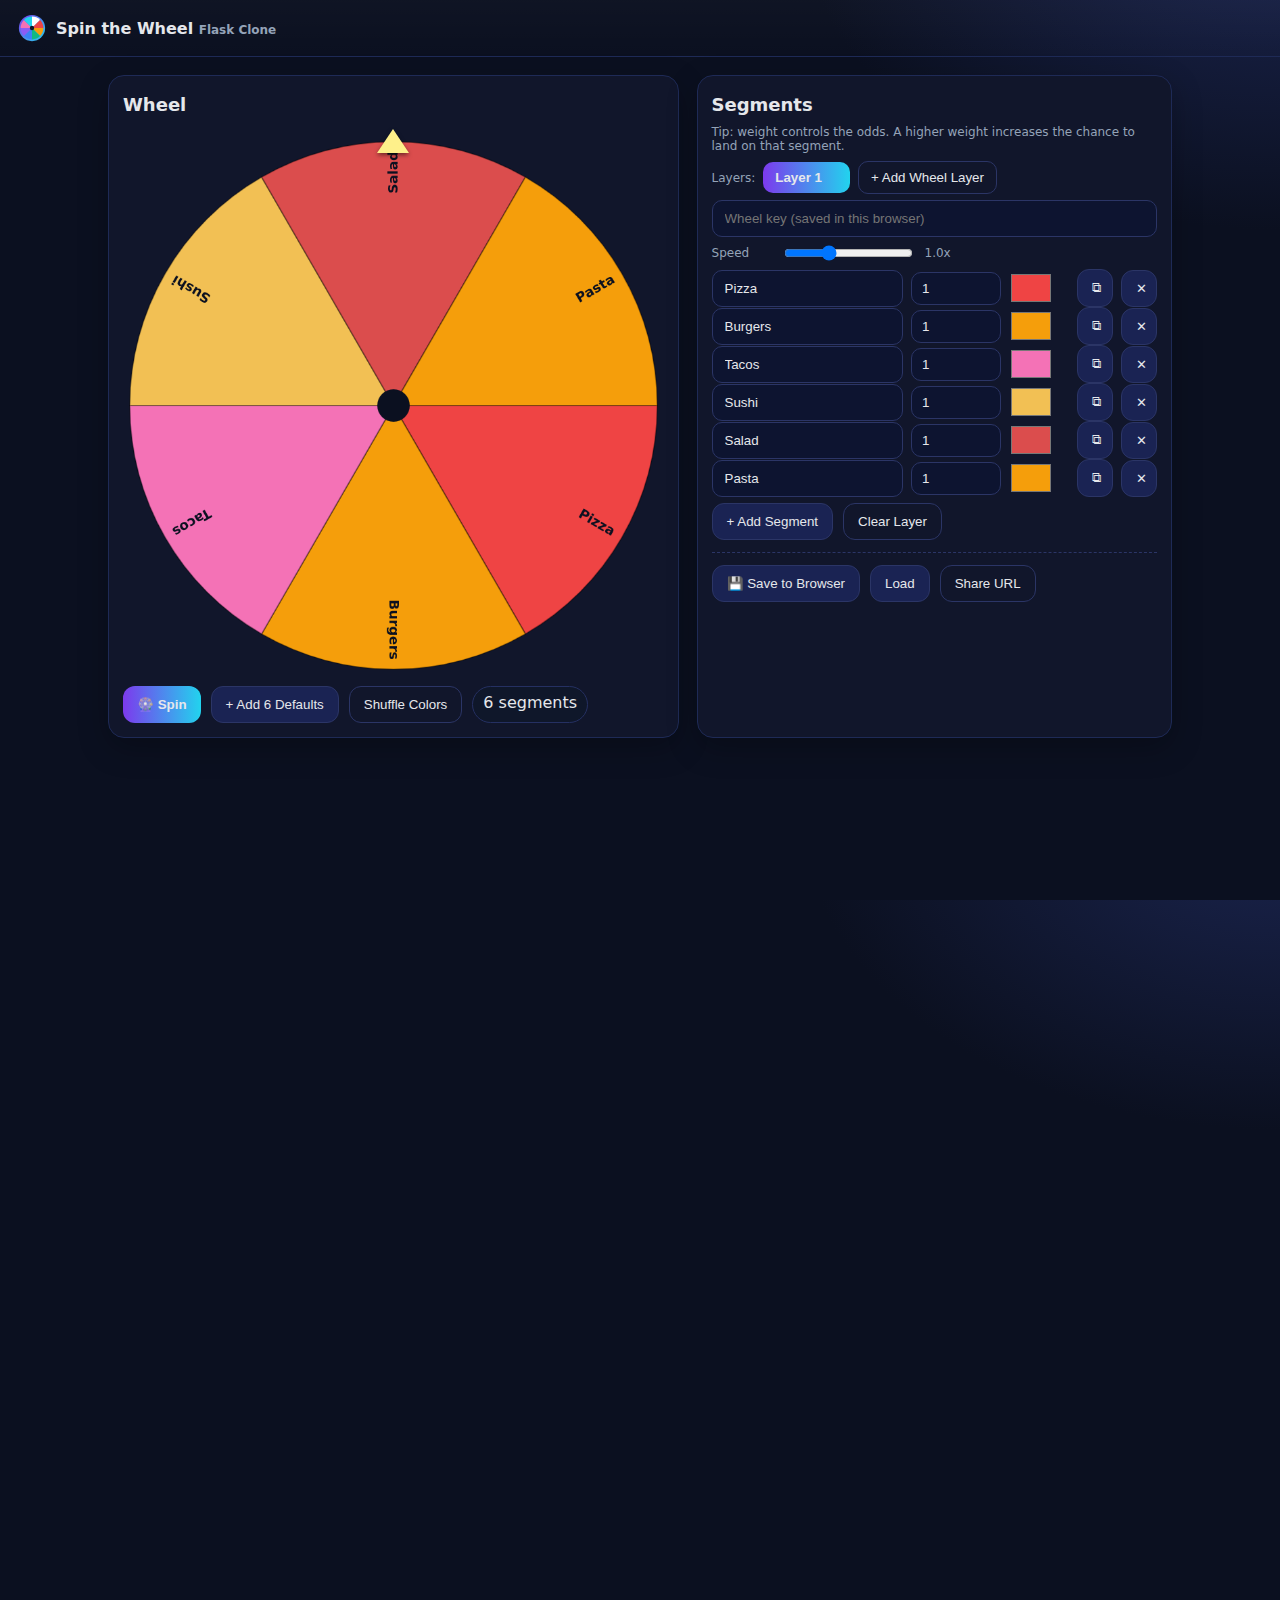
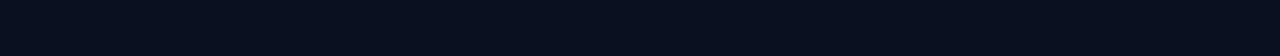
<file: templates/index.html>
<!doctype html>
<html lang="en">
<head>
  <meta charset="utf-8">
  <meta name="viewport" content="width=device-width, initial-scale=1">
  <title>Spin the Wheel — Flask Clone</title>
  <link rel="icon" href="/static/img/favicon.svg">
  <link rel="stylesheet" href="/static/css/style.css">
</head>
<body>
  <div class="header">
    <div class="logo">
      <img src="/static/img/favicon.svg" alt="wheel">
      <div>Spin the Wheel <span class="small">Flask Clone</span></div>
    </div>
  </div>
  <div class="container">
    <div class="grid">
      <div class="panel wheel-wrap">
        <h2>Wheel</h2>
        <div class="wheel-area">
          <div class="pointer"></div>
          <canvas id="wheelCanvas" width="800" height="800"></canvas>
        </div>
        <div class="actions">
          <button id="spinBtn" class="primary">🎡 Spin</button>
          <button id="addDefaultBtn">+ Add 6 Defaults</button>
          <button id="shuffleColorsBtn" class="ghost">Shuffle Colors</button>
          <span class="badge"><span id="segmentCount">0</span> segments</span>
        </div>
        <div id="winner" class="winner" style="display:none;"></div>
      </div>
      <div class="panel controls">
        <h2>Segments</h2>
        <div class="small">Tip: weight controls the odds. A higher weight increases the chance to land on that segment.</div>
        <div class="tabs">
          <span class="small">Layers:</span>
          <div id="layerTabs" class="layer-tabs"></div>
          <button id="addLayerBtn" class="tab-btn ghost">+ Add Wheel Layer</button>
        </div>
        <div class="row">
          <input id="wheelKey" type="text" placeholder="Wheel key (saved in this browser)" />
        </div>
        <div class="row">
          <label for="speedInput" class="small" style="min-width:60px">Speed</label>
          <input id="speedInput" type="range" min="0.02" max="3" step="0.01" value="1">
          <span class="small" id="speedValue">1.0x</span>
        </div>
        <div id="segments"></div>
        <div class="row">
          <button id="addSegBtn">+ Add Segment</button>
          <button id="clearBtn" class="ghost">Clear Layer</button>
        </div>
        <hr/>
        <div class="row">
          <button id="saveLocalBtn">💾 Save to Browser</button>
          <button id="loadLocalBtn">Load</button>
          <button id="shareBtn" class="ghost">Share URL</button>
        </div>
      </div>
    </div>
  </div>
  <script src="/static/js/confetti.js"></script>
  <script src="/static/js/wheel.js"></script>
</body>
</html>
</file>
<file: static/css/style.css>
:root{
  --bg:#0b1020;
  --panel:#11162b;
  --text:#e5e7eb;
  --muted:#94a3b8;
  --accent:#7c3aed;
  --accent2:#22d3ee;
}
*{box-sizing:border-box}
html,body{height:100%}
body{
  margin:0;
  font-family: system-ui, -apple-system, Segoe UI, Roboto, Ubuntu, Cantarell, Noto Sans, sans-serif;
  background: radial-gradient(1200px 800px at 100% -10%, #1b2550 0%, var(--bg) 40%);
  color:var(--text);
}
a{color:var(--accent2);text-decoration:none}
.header{
  display:flex; align-items:center; gap:12px;
  padding:14px 18px; border-bottom:1px solid #1e2a56;
  background: linear-gradient(180deg, rgba(255,255,255,0.02), rgba(255,255,255,0));
}
.logo{display:flex; align-items:center; gap:10px; font-weight:700}
.logo img{width:28px; height:28px}
.container{max-width:1100px; margin:0 auto; padding:18px}
.grid{display:grid; grid-template-columns: 1.2fr 1fr; gap:18px}
.panel{
  background: var(--panel);
  border:1px solid #1e2a56;
  border-radius:16px; padding:14px;
  box-shadow: 0 10px 30px rgba(0,0,0,.25);
}
.controls h2, .wheel-wrap h2{margin:4px 0 10px; font-size:18px}
.row{display:flex; gap:10px; align-items:center; margin:6px 0}
input[type="text"]{flex:1; padding:10px 12px; border-radius:10px; border:1px solid #2b3566; background:#0d1430; color:var(--text)}
input[type="number"]{width:80px; padding:8px 10px; border-radius:10px; border:1px solid #2b3566; background:#0d1430; color:var(--text)}
input[type="color"]{width:44px; height:36px; padding:0; border:none; background:transparent}
button{
  padding:10px 14px; border-radius:12px; border:1px solid #2b3566; background:#1a2353; color:var(--text); cursor:pointer;
}
button.primary{background:linear-gradient(90deg, var(--accent), var(--accent2)); border:none; font-weight:700}
button.ghost{background:transparent}
.small{font-size:12px; color:var(--muted)}
.actions{display:flex; gap:10px; flex-wrap:wrap}
canvas{width:100%; height:auto; display:block}
.wheel-wrap{display:flex; flex-direction:column; gap:10px}
.wheel-area{position:relative}
.pointer{
  position:absolute; top:-6px; left:50%; transform:translateX(-50%);
  width:0;height:0;border-left:16px solid transparent;border-right:16px solid transparent;border-bottom:24px solid #fef08a;
  filter: drop-shadow(0 2px 2px rgba(0,0,0,.5));
}
.badge{background:#0f172a;border:1px solid #253062; padding:6px 10px;border-radius:999px}
.seg-row{display:grid; grid-template-columns: 1fr 90px 60px 36px 36px; gap:8px; align-items:center}
.seg-row input[type="text"]{width:100%}
.seg-row input[type="number"]{width:100%}
hr{border:0;border-top:1px dashed #2b3566;margin:12px 0}
.winner{
  font-size:22px; font-weight:700; text-align:center; padding:8px 10px; background:#10204a; border:1px solid #244; border-radius:12px
}
/* Tabs for layers */
.tabs{display:flex; gap:8px; align-items:center; flex-wrap:wrap; margin:8px 0 6px}
.tab-btn{padding:8px 12px; border-radius:10px; border:1px solid #2b3566; background:#0d1430; color:var(--text); cursor:pointer; display:inline-flex; align-items:center}
.tab-btn.active{background:linear-gradient(90deg, var(--accent), var(--accent2)); border:none; font-weight:700}
/* Pencil icon on hover */
.layer-tabs .tab-btn .edit{opacity:0; margin-left:6px; font-size:12px}
.layer-tabs .tab-btn:hover .edit{opacity:0.9}
</file>
